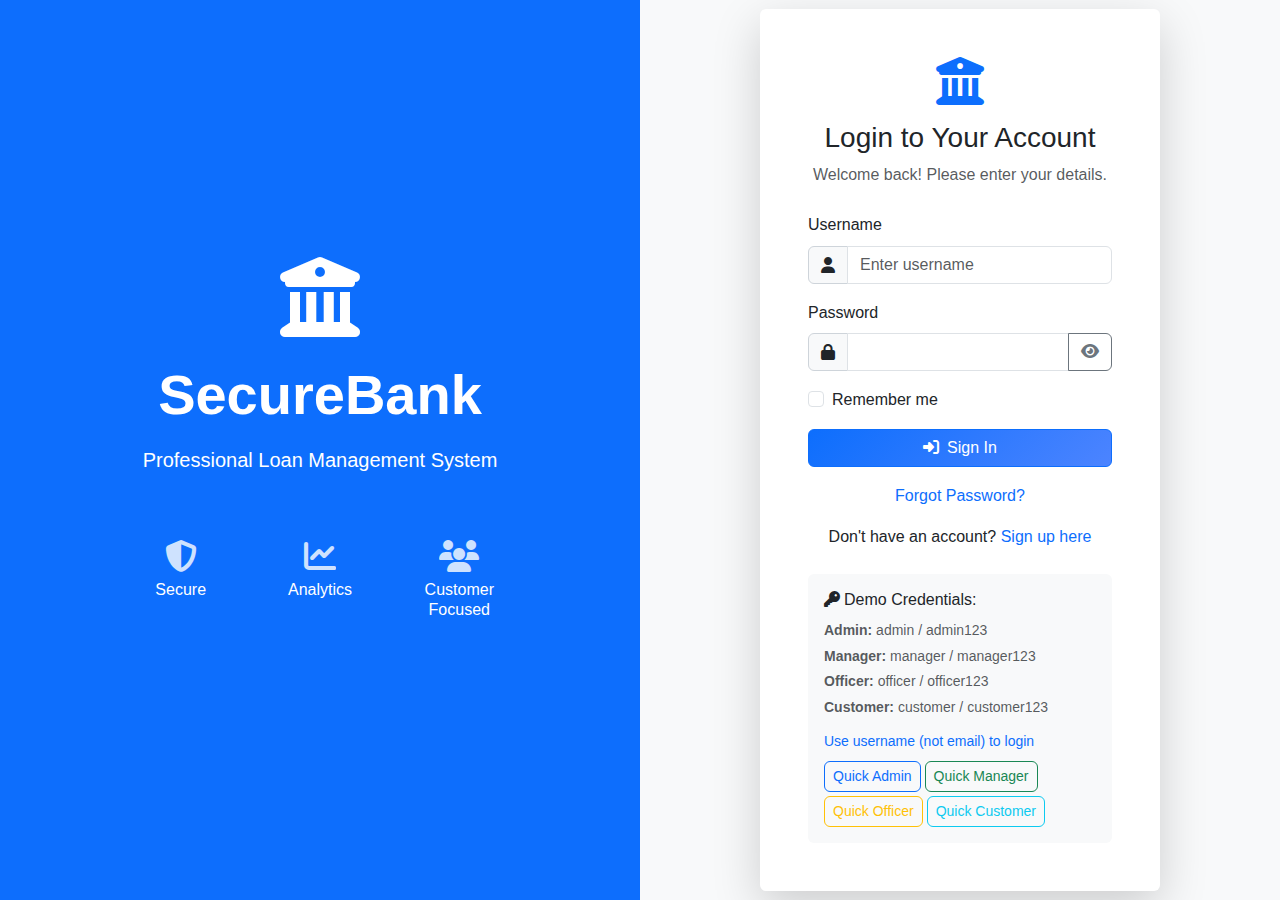
<file: src/main/resources/static/index.html>
<!DOCTYPE html>
<html lang="en">
<head>
    <meta charset="UTF-8">
    <meta name="viewport" content="width=device-width, initial-scale=1.0">
    <title>Bank Loan Management System</title>
    <link href="https://cdn.jsdelivr.net/npm/bootstrap@5.3.0/dist/css/bootstrap.min.css" rel="stylesheet">
    <link href="https://cdnjs.cloudflare.com/ajax/libs/font-awesome/6.4.0/css/all.min.css" rel="stylesheet">
    <link href="css/style.css" rel="stylesheet">
</head>
<body class="bg-light">
    <!-- Login Page -->
    <div id="loginPage" class="container-fluid vh-100">
        <div class="row h-100">
            <!-- Left Side - Branding -->
            <div class="col-lg-6 d-none d-lg-flex bg-primary text-white flex-column justify-content-center align-items-center">
                <div class="text-center">
                    <i class="fas fa-university fa-5x mb-4"></i>
                    <h1 class="display-4 fw-bold mb-3">SecureBank</h1>
                    <p class="lead">Professional Loan Management System</p>
                    <div class="row mt-5">
                        <div class="col-4">
                            <div class="feature-box">
                                <i class="fas fa-shield-alt fa-2x mb-2"></i>
                                <h6>Secure</h6>
                            </div>
                        </div>
                        <div class="col-4">
                            <div class="feature-box">
                                <i class="fas fa-chart-line fa-2x mb-2"></i>
                                <h6>Analytics</h6>
                            </div>
                        </div>
                        <div class="col-4">
                            <div class="feature-box">
                                <i class="fas fa-users fa-2x mb-2"></i>
                                <h6>Customer Focused</h6>
                            </div>
                        </div>
                    </div>
                </div>
            </div>
            
            <!-- Right Side - Login Form -->
            <div class="col-lg-6 d-flex align-items-center justify-content-center">
                <div class="w-100" style="max-width: 400px;">
                    <div class="card shadow-lg border-0">
                        <div class="card-body p-5">
                            <div class="text-center mb-4">
                                <i class="fas fa-university fa-3x text-primary mb-3"></i>
                                <h3 class="card-title">Login to Your Account</h3>
                                <p class="text-muted">Welcome back! Please enter your details.</p>
                            </div>
                            
                            <form id="loginForm">
                                <div class="mb-3">
                                    <label for="email" class="form-label">Username</label>
                                    <div class="input-group">
                                        <span class="input-group-text"><i class="fas fa-user"></i></span>
                                        <input type="text" class="form-control" id="email" required placeholder="Enter username">
                                    </div>
                                </div>
                                
                                <div class="mb-3">
                                    <label for="password" class="form-label">Password</label>
                                    <div class="input-group">
                                        <span class="input-group-text"><i class="fas fa-lock"></i></span>
                                        <input type="password" class="form-control" id="password" required>
                                        <button class="btn btn-outline-secondary" type="button" id="togglePassword">
                                            <i class="fas fa-eye"></i>
                                        </button>
                                    </div>
                                </div>
                                
                                <div class="mb-3 form-check">
                                    <input type="checkbox" class="form-check-input" id="rememberMe">
                                    <label class="form-check-label" for="rememberMe">Remember me</label>
                                </div>
                                
                                <button type="button" class="btn btn-primary w-100 mb-3" onclick="handleLogin()">
                                    <i class="fas fa-sign-in-alt me-2"></i>Sign In
                                </button>
                                
                                <div class="text-center">
                                    <a href="#" class="text-decoration-none" onclick="showForgotPassword()">Forgot Password?</a>
                                </div>
                                
                                <div class="text-center mt-3">
                                    <p class="mb-0">Don't have an account? <a href="#" class="text-decoration-none" onclick="showRegisterPage()">Sign up here</a></p>
                                </div>
                            </form>
                            
                            <!-- Demo Credentials -->
                            <div class="mt-4 p-3 bg-light rounded">
                                <h6 class="mb-2"><i class="fas fa-key me-1"></i>Demo Credentials:</h6>
                                <small class="text-muted">
                                    <strong>Admin:</strong> admin / admin123<br>
                                    <strong>Manager:</strong> manager / manager123<br>
                                    <strong>Officer:</strong> officer / officer123<br>
                                    <strong>Customer:</strong> customer / customer123
                                </small>
                                <div class="mt-2">
                                    <small class="text-primary">Use username (not email) to login</small>
                                </div>
                                <div class="mt-2">
                                    <div class="d-flex gap-1 flex-wrap">
                                        <button type="button" class="btn btn-outline-primary btn-sm" onclick="quickLogin('admin')">Quick Admin</button>
                                        <button type="button" class="btn btn-outline-success btn-sm" onclick="quickLogin('manager')">Quick Manager</button>
                                        <button type="button" class="btn btn-outline-warning btn-sm" onclick="quickLogin('officer')">Quick Officer</button>
                                        <button type="button" class="btn btn-outline-info btn-sm" onclick="quickLogin('customer')">Quick Customer</button>
                                    </div>
                                </div>
                            </div>
                        </div>
                    </div>
                </div>
            </div>
        </div>
    </div>

    <!-- Register Page -->
    <div id="registerPage" class="container-fluid vh-100 d-none">
        <div class="row h-100">
            <!-- Left Side - Branding -->
            <div class="col-lg-6 d-none d-lg-flex bg-success text-white flex-column justify-content-center align-items-center">
                <div class="text-center">
                    <i class="fas fa-user-plus fa-5x mb-4"></i>
                    <h1 class="display-4 fw-bold mb-3">Join SecureBank</h1>
                    <p class="lead">Create your account and start managing loans</p>
                    <div class="row mt-5">
                        <div class="col-4">
                            <div class="feature-box">
                                <i class="fas fa-rocket fa-2x mb-2"></i>
                                <h6>Quick Setup</h6>
                            </div>
                        </div>
                        <div class="col-4">
                            <div class="feature-box">
                                <i class="fas fa-handshake fa-2x mb-2"></i>
                                <h6>Trusted</h6>
                            </div>
                        </div>
                        <div class="col-4">
                            <div class="feature-box">
                                <i class="fas fa-clock fa-2x mb-2"></i>
                                <h6>24/7 Support</h6>
                            </div>
                        </div>
                    </div>
                </div>
            </div>
            
            <!-- Right Side - Register Form -->
            <div class="col-lg-6 d-flex align-items-center justify-content-center">
                <div class="w-100" style="max-width: 450px;">
                    <div class="card shadow-lg border-0">
                        <div class="card-body p-5">
                            <div class="text-center mb-4">
                                <i class="fas fa-user-plus fa-3x text-success mb-3"></i>
                                <h3 class="card-title">Create Your Account</h3>
                                <p class="text-muted">Fill in your details to get started.</p>
                            </div>
                            
                            <form id="registerForm">
                                <div class="row mb-3">
                                    <div class="col-md-6">
                                        <label for="firstName" class="form-label">First Name</label>
                                        <div class="input-group">
                                            <span class="input-group-text"><i class="fas fa-user"></i></span>
                                            <input type="text" class="form-control" id="firstName" required placeholder="First name">
                                        </div>
                                    </div>
                                    <div class="col-md-6">
                                        <label for="lastName" class="form-label">Last Name</label>
                                        <div class="input-group">
                                            <span class="input-group-text"><i class="fas fa-user"></i></span>
                                            <input type="text" class="form-control" id="lastName" required placeholder="Last name">
                                        </div>
                                    </div>
                                </div>

                                <div class="mb-3">
                                    <label for="registerEmail" class="form-label">Email Address</label>
                                    <div class="input-group">
                                        <span class="input-group-text"><i class="fas fa-envelope"></i></span>
                                        <input type="email" class="form-control" id="registerEmail" required placeholder="Enter email address">
                                    </div>
                                </div>

                                <div class="mb-3">
                                    <label for="registerUsername" class="form-label">Username</label>
                                    <div class="input-group">
                                        <span class="input-group-text"><i class="fas fa-at"></i></span>
                                        <input type="text" class="form-control" id="registerUsername" required placeholder="Choose username" minlength="3">
                                    </div>
                                    <small class="text-muted">Username must be at least 3 characters long</small>
                                </div>

                                <div class="mb-3">
                                    <label for="registerPhone" class="form-label">Phone Number</label>
                                    <div class="input-group">
                                        <span class="input-group-text"><i class="fas fa-phone"></i></span>
                                        <input type="tel" class="form-control" id="registerPhone" required placeholder="Enter phone number">
                                    </div>
                                </div>

                                <div class="mb-3">
                                    <label for="accountType" class="form-label">Account Type</label>
                                    <div class="input-group">
                                        <span class="input-group-text"><i class="fas fa-user-tag"></i></span>
                                        <select class="form-control" id="accountType" required>
                                            <option value="">Select Account Type</option>
                                            <option value="customer">Customer</option>
                                            <option value="loan_officer">Loan Officer</option>
                                            <option value="bank_manager">Bank Manager</option>
                                        </select>
                                    </div>
                                </div>
                                
                                <div class="mb-3">
                                    <label for="registerPassword" class="form-label">Password</label>
                                    <div class="input-group">
                                        <span class="input-group-text"><i class="fas fa-lock"></i></span>
                                        <input type="password" class="form-control" id="registerPassword" required minlength="6">
                                        <button class="btn btn-outline-secondary" type="button" id="toggleRegisterPassword">
                                            <i class="fas fa-eye"></i>
                                        </button>
                                    </div>
                                    <small class="text-muted">Password must be at least 6 characters long</small>
                                </div>

                                <div class="mb-3">
                                    <label for="confirmPassword" class="form-label">Confirm Password</label>
                                    <div class="input-group">
                                        <span class="input-group-text"><i class="fas fa-lock"></i></span>
                                        <input type="password" class="form-control" id="confirmPassword" required minlength="6">
                                        <button class="btn btn-outline-secondary" type="button" id="toggleConfirmPassword">
                                            <i class="fas fa-eye"></i>
                                        </button>
                                    </div>
                                </div>
                                
                                <div class="mb-3 form-check">
                                    <input type="checkbox" class="form-check-input" id="acceptTerms" required>
                                    <label class="form-check-label" for="acceptTerms">
                                        I agree to the <a href="#" class="text-decoration-none">Terms of Service</a> and <a href="#" class="text-decoration-none">Privacy Policy</a>
                                    </label>
                                </div>
                                
                                <button type="submit" class="btn btn-success w-100 mb-3">
                                    <i class="fas fa-user-plus me-2"></i>Create Account
                                </button>
                                
                                <div class="text-center">
                                    <p class="mb-0">Already have an account? <a href="#" class="text-decoration-none" onclick="showLoginPage()">Sign in here</a></p>
                                </div>
                            </form>
                        </div>
                    </div>
                </div>
            </div>
        </div>
    </div>

    <!-- Main Application (Hidden by default) -->
    <div id="mainApp" class="d-none">
        <!-- Navigation Bar -->
        <nav class="navbar navbar-expand-lg navbar-dark bg-primary">
            <div class="container-fluid">
                <a class="navbar-brand" href="#">
                    <i class="fas fa-university me-2"></i>SecureBank LMS
                </a>
                
                <button class="navbar-toggler" type="button" data-bs-toggle="collapse" data-bs-target="#navbarNav">
                    <span class="navbar-toggler-icon"></span>
                </button>
                
                <div class="collapse navbar-collapse" id="navbarNav">
                    <ul class="navbar-nav me-auto">
                        <li class="nav-item">
                            <a class="nav-link active" href="#" onclick="showPage('dashboard')">
                                <i class="fas fa-tachometer-alt me-1"></i>Dashboard
                            </a>
                        </li>
                        <li class="nav-item">
                            <a class="nav-link" href="#" onclick="showPage('customers')">
                                <i class="fas fa-users me-1"></i>Customers
                            </a>
                        </li>
                        <li class="nav-item">
                            <a class="nav-link" href="#" onclick="showPage('loans')">
                                <i class="fas fa-money-bill-wave me-1"></i>Loan Products
                            </a>
                        </li>
                        <li class="nav-item">
                            <a class="nav-link" href="#" onclick="showPage('applications')">
                                <i class="fas fa-file-alt me-1"></i>Applications
                            </a>
                        </li>
                        <li class="nav-item">
                            <a class="nav-link" href="#" onclick="showPage('calculator')">
                                <i class="fas fa-calculator me-1"></i>EMI Calculator
                            </a>
                        </li>
                        <li class="nav-item">
                            <a class="nav-link" href="#" onclick="showPage('reports')">
                                <i class="fas fa-chart-bar me-1"></i>Reports
                            </a>
                        </li>
                    </ul>
                    
                    <ul class="navbar-nav">
                        <li class="nav-item dropdown">
                            <a class="nav-link dropdown-toggle" href="#" role="button" data-bs-toggle="dropdown">
                                <i class="fas fa-user-circle me-1"></i><span id="userDisplayName">User</span>
                            </a>
                            <ul class="dropdown-menu">
                                <li><a class="dropdown-item" href="#" onclick="showProfile()">
                                    <i class="fas fa-user me-1"></i>Profile
                                </a></li>
                                <li><a class="dropdown-item" href="#" onclick="showSettings()">
                                    <i class="fas fa-cog me-1"></i>Settings
                                </a></li>
                                <li><hr class="dropdown-divider"></li>
                                <li><a class="dropdown-item" href="#" onclick="logout()">
                                    <i class="fas fa-sign-out-alt me-1"></i>Logout
                                </a></li>
                            </ul>
                        </li>
                    </ul>
                </div>
            </div>
        </nav>

        <!-- Main Content Area -->
        <div class="container-fluid p-4" id="contentArea">
            <!-- Content will be loaded here dynamically -->
        </div>
    </div>

    <!-- Bootstrap JS -->
    <script src="https://cdn.jsdelivr.net/npm/bootstrap@5.3.0/dist/js/bootstrap.bundle.min.js"></script>
    
    <!-- Custom JavaScript Files -->
<!--    <script src="js/auth.js"></script>-->
    <script src="js/dashboard.js"></script>
    <script src="js/customers.js"></script>
    <script src="js/loans.js"></script>
    <script src="js/applications.js"></script>
    <script src="js/calculator.js"></script>
    <script src="js/reports.js"></script>
<!--    <script src="js/data.js"></script>-->
    <script src="js/api.js"></script>
    <script src="js/main.js"></script>
</body>
</html>
</file>
<file: src/main/resources/static/css/style.css>
/* Bank Loan Management System Custom Styles */

:root {
    --primary-color: #0d6efd;
    --secondary-color: #6c757d;
    --success-color: #198754;
    --warning-color: #ffc107;
    --danger-color: #dc3545;
    --info-color: #0dcaf0;
    --light-color: #f8f9fa;
    --dark-color: #212529;
    --border-radius: 0.375rem;
    --box-shadow: 0 0.125rem 0.25rem rgba(0, 0, 0, 0.075);
    --box-shadow-lg: 0 1rem 3rem rgba(0, 0, 0, 0.175);
}

/* Global Styles */
body {
    font-family: 'Segoe UI', Tahoma, Geneva, Verdana, sans-serif;
    line-height: 1.6;
}

/* Login Page Styles */
.feature-box {
    text-align: center;
    padding: 1rem;
}

.feature-box i {
    opacity: 0.8;
}

/* Card Enhancements */
.card {
    border-radius: var(--border-radius);
    transition: all 0.3s ease;
}

.card:hover {
    transform: translateY(-2px);
    box-shadow: var(--box-shadow-lg);
}

/* Stat Cards */
.stat-card {
    background: linear-gradient(135deg, var(--primary-color), #4c84ff);
    color: white;
    border: none;
    margin-bottom: 1.5rem;
}

.stat-card.success {
    background: linear-gradient(135deg, var(--success-color), #36d399);
}

.stat-card.warning {
    background: linear-gradient(135deg, var(--warning-color), #fde047);
    color: var(--dark-color);
}

.stat-card.danger {
    background: linear-gradient(135deg, var(--danger-color), #f87171);
}

.stat-card .stat-icon {
    font-size: 2.5rem;
    opacity: 0.8;
}

.stat-card .stat-number {
    font-size: 2rem;
    font-weight: bold;
    margin: 0.5rem 0;
}

/* Data Table Styles */
.table-responsive {
    border-radius: var(--border-radius);
    overflow: hidden;
    box-shadow: var(--box-shadow);
}

.table th {
    background-color: var(--light-color);
    border-top: none;
    font-weight: 600;
    color: var(--dark-color);
}

.table tbody tr:hover {
    background-color: rgba(13, 110, 253, 0.05);
}

/* Status Badges */
.status-badge {
    font-size: 0.75rem;
    font-weight: 500;
    padding: 0.5rem 0.75rem;
    border-radius: 50px;
}

.status-pending {
    background-color: #fff3cd;
    color: #856404;
    border: 1px solid #ffeaa7;
}

.status-approved {
    background-color: #d1edff;
    color: #0c5460;
    border: 1px solid #b6effb;
}

.status-rejected {
    background-color: #f8d7da;
    color: #721c24;
    border: 1px solid #f5c6cb;
}

.status-active {
    background-color: #d4edda;
    color: #155724;
    border: 1px solid #c3e6cb;
}

/* Form Enhancements */
.form-control:focus {
    border-color: var(--primary-color);
    box-shadow: 0 0 0 0.2rem rgba(13, 110, 253, 0.25);
}

.input-group-text {
    background-color: var(--light-color);
    border-color: #ced4da;
}

/* Button Enhancements */
.btn {
    border-radius: var(--border-radius);
    font-weight: 500;
    transition: all 0.15s ease-in-out;
}

.btn-primary {
    background: linear-gradient(135deg, var(--primary-color), #4c84ff);
    border-color: var(--primary-color);
}

.btn-primary:hover {
    background: linear-gradient(135deg, #0b5ed7, #3d6eff);
    border-color: #0b5ed7;
    transform: translateY(-1px);
}

.btn-outline-primary:hover {
    background: linear-gradient(135deg, var(--primary-color), #4c84ff);
}

/* Navigation Enhancements */
.navbar-brand {
    font-weight: bold;
    font-size: 1.5rem;
}

.nav-link {
    transition: all 0.3s ease;
    border-radius: var(--border-radius);
    margin: 0 0.25rem;
}

.nav-link:hover,
.nav-link.active {
    background-color: rgba(255, 255, 255, 0.1);
}

/* Modal Enhancements */
.modal-content {
    border-radius: var(--border-radius);
    border: none;
    box-shadow: var(--box-shadow-lg);
}

.modal-header {
    background-color: var(--light-color);
    border-bottom: 1px solid #dee2e6;
    border-radius: var(--border-radius) var(--border-radius) 0 0;
}

/* Charts Container */
.chart-container {
    position: relative;
    height: 300px;
    margin: 1rem 0;
}

/* Dashboard Grid */
.dashboard-grid {
    display: grid;
    grid-template-columns: repeat(auto-fit, minmax(300px, 1fr));
    gap: 1.5rem;
    margin-bottom: 2rem;
}

/* Quick Actions */
.quick-actions {
    display: flex;
    gap: 1rem;
    margin-bottom: 2rem;
    flex-wrap: wrap;
}

.quick-action-btn {
    padding: 1rem 1.5rem;
    border-radius: var(--border-radius);
    text-decoration: none;
    color: white;
    background: linear-gradient(135deg, var(--primary-color), #4c84ff);
    transition: all 0.3s ease;
    display: flex;
    align-items: center;
    gap: 0.5rem;
}

.quick-action-btn:hover {
    color: white;
    transform: translateY(-2px);
    box-shadow: var(--box-shadow-lg);
}

/* EMI Calculator Styles */
.calculator-container {
    background: white;
    border-radius: var(--border-radius);
    padding: 2rem;
    box-shadow: var(--box-shadow);
}

.calculator-result {
    background: linear-gradient(135deg, var(--success-color), #36d399);
    color: white;
    padding: 1.5rem;
    border-radius: var(--border-radius);
    text-align: center;
    margin-top: 1rem;
}

.calculator-result .emi-amount {
    font-size: 2.5rem;
    font-weight: bold;
    margin-bottom: 0.5rem;
}

/* File Upload Styles */
.file-upload-zone {
    border: 2px dashed #ced4da;
    border-radius: var(--border-radius);
    padding: 2rem;
    text-align: center;
    transition: all 0.3s ease;
    cursor: pointer;
}

.file-upload-zone:hover {
    border-color: var(--primary-color);
    background-color: rgba(13, 110, 253, 0.05);
}

.file-upload-zone.dragover {
    border-color: var(--success-color);
    background-color: rgba(25, 135, 84, 0.05);
}

/* Progress Bar */
.progress {
    height: 0.5rem;
    border-radius: var(--border-radius);
}

.progress-bar {
    border-radius: var(--border-radius);
}

/* Timeline Styles */
.timeline {
    position: relative;
    padding-left: 2rem;
}

.timeline::before {
    content: '';
    position: absolute;
    left: 0.5rem;
    top: 0;
    bottom: 0;
    width: 2px;
    background-color: var(--primary-color);
}

.timeline-item {
    position: relative;
    margin-bottom: 1.5rem;
    padding-left: 1.5rem;
}

.timeline-item::before {
    content: '';
    position: absolute;
    left: -0.5rem;
    top: 0.5rem;
    width: 1rem;
    height: 1rem;
    border-radius: 50%;
    background-color: var(--primary-color);
    border: 2px solid white;
    box-shadow: 0 0 0 2px var(--primary-color);
}

.timeline-item.completed::before {
    background-color: var(--success-color);
    box-shadow: 0 0 0 2px var(--success-color);
}

/* Loading Spinner */
.loading-spinner {
    display: inline-block;
    width: 1rem;
    height: 1rem;
    border: 2px solid transparent;
    border-top: 2px solid var(--primary-color);
    border-radius: 50%;
    animation: spin 1s linear infinite;
}

@keyframes spin {
    0% { transform: rotate(0deg); }
    100% { transform: rotate(360deg); }
}

/* Responsive Enhancements */
@media (max-width: 768px) {
    .dashboard-grid {
        grid-template-columns: 1fr;
    }
    
    .quick-actions {
        flex-direction: column;
    }
    
    .quick-action-btn {
        justify-content: center;
    }
    
    .stat-card .stat-number {
        font-size: 1.5rem;
    }
    
    .table-responsive {
        font-size: 0.875rem;
    }
}

@media (max-width: 576px) {
    .container-fluid {
        padding-left: 0.75rem;
        padding-right: 0.75rem;
    }
    
    .card-body {
        padding: 1rem;
    }
    
    .modal-dialog {
        margin: 0.5rem;
    }
}

/* Print Styles */
@media print {
    .navbar,
    .btn,
    .dropdown,
    .quick-actions {
        display: none !important;
    }
    
    .card {
        border: 1px solid #dee2e6 !important;
        box-shadow: none !important;
    }
    
    .table {
        font-size: 0.75rem;
    }
}
</file>
